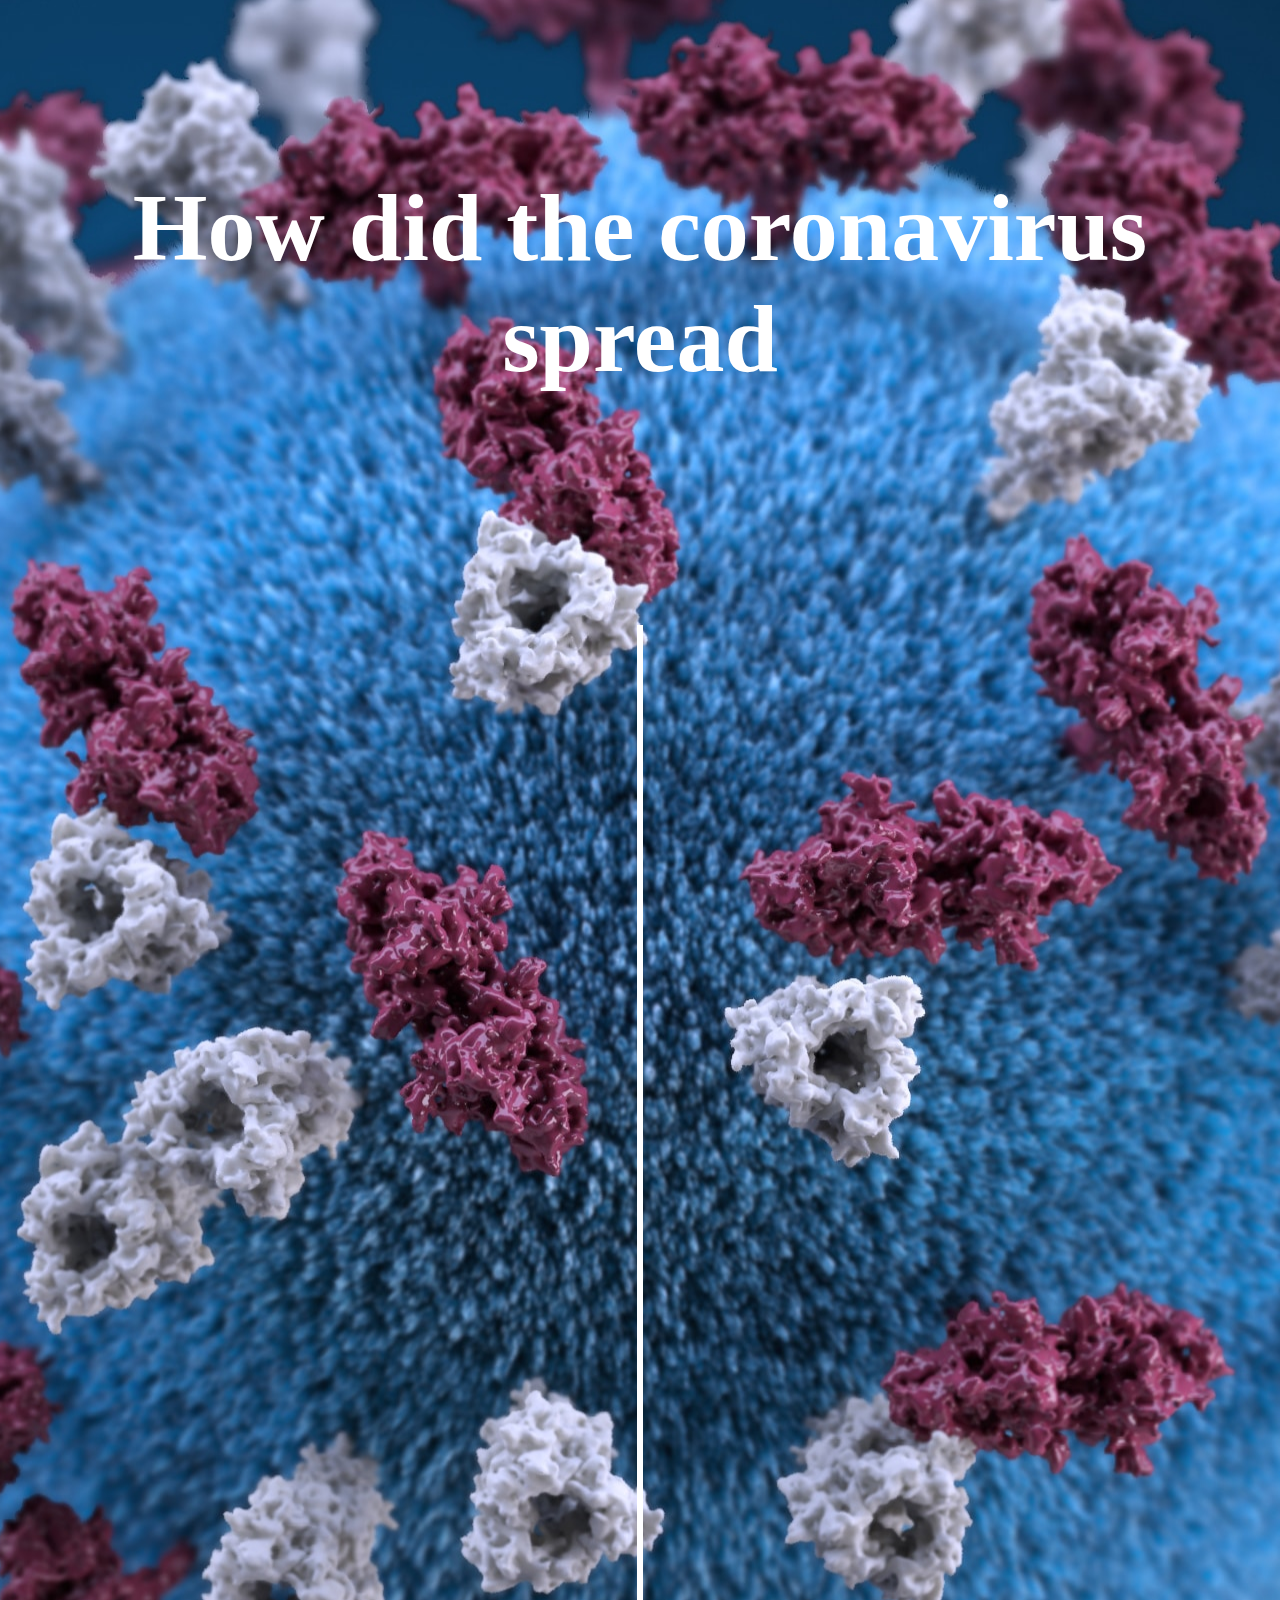
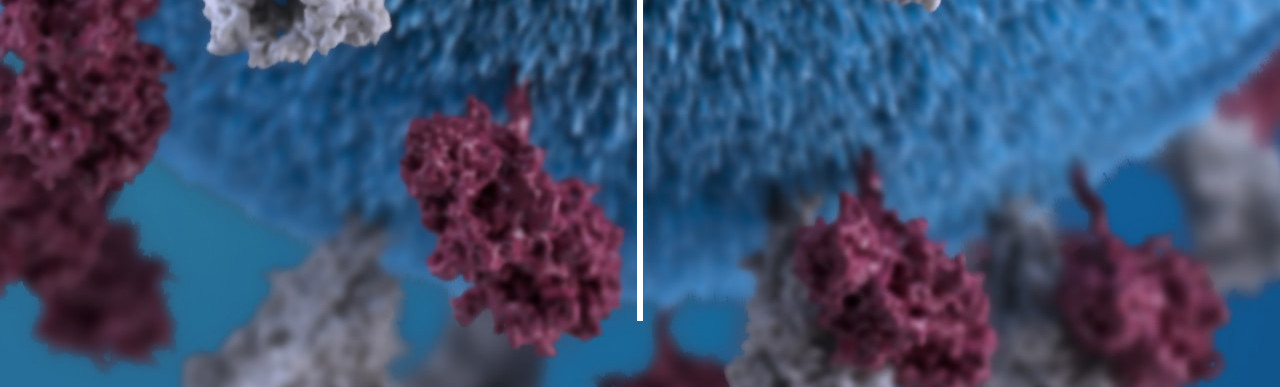
<file: timeline.html>
<head>
    <link rel="stylesheet" href="timeline.css">
    </head>
<body>
<div id = 'container'>
<h1>
    How did the coronavirus spread 
</h1>
</div> 
<section class="timeline">
    <ul>
      <li>
        <div>
          <time>December 8</time> A patient in the city of Wuhan sought medical help for pneumonia-like symptoms.
        </div>
      </li>
      <li>
        <div>
          <time>December 29</time> Local hospitals in Hubei report the first four cases of a “pneumonia of unknown etiology.”
        </div>
      </li>
      <li>
        <div>
          <time>December 31</time> Wuhan Municipal Health Authorities report a string of pneumonia-like cases in Wuhan, China.
        </div>
      </li>
      <li>
        <div>
          <time>January 1</time>The seafood market (Huanan Seafood Wholesale Market) that was identified as a suspected center of the outbreak is closed.
        </div>
      </li>
      <li>
        <div>
          <time>January 3</time> China officially notifies the WHO of an outbreak.
        </div>
      </li>
      <li>
        <div>
          <time>January 13</time> Thailand reports its first case, a sixty-one year old woman who did not visit the seafood market.
        </div>
      </li>
      <li>
        <div>
          <time>January 14</time> Wuhan implements screening measures for travelers leaving the city at airports, railway stations, and other passenger terminals.
        </div>
      </li>
      <li>
        <div>
          <time>February 1</time>First Cases Appear in United States and Europe;
        </div>
      </li>
      <li>
        <div>
          <time>February 3</time> First Cases Appear in Many More Countries; Travel Bans Spread
        </div>
      </li>
    </ul>
  </section>
  <script src = "timeline.js"> </script>
</body>
</file>
<file: timeline.css>
body
{
    background-image: url('Timeheadline.jpg');
    background-position: center;
}
#container 
{
    text-align: center;
    font-size:300%;
    color: #fff;
    padding: 100px 50px ;
}
.timeline ul {
    list-style-type:none;
    padding: 50px 0;
  }
  
  .timeline ul li 
  {
    position: relative;
    width: 6px;
    margin: 0 auto;
    padding-top: 50px;
    background: #fff;
  }
  .timeline ul li div {
    position: relative;
    bottom: 0;
    width: 400px;
    visibility: hidden;
    opacity: 0;
    transition: all .5s ease-in-out;
    padding: 15px;
    background: #F45B69;
  }
  
  .timeline ul li:nth-child(odd) div {
    left: 45px;
    transform: translate3d(200px, 0, 0);
  }
  
  .timeline ul li:nth-child(even) div {
    left: -439px;
    transform: translate3d(-200px, 0, 0);
  }
  time 
  {
    display: block;
    font-size: 1.2rem;
    font-weight: bold;
    margin-bottom: 8px;
  }
  
  .timeline ul li.in-view div 
  {
    transform: none;
    visibility: visible;
    opacity: 1;
  }
</file>
